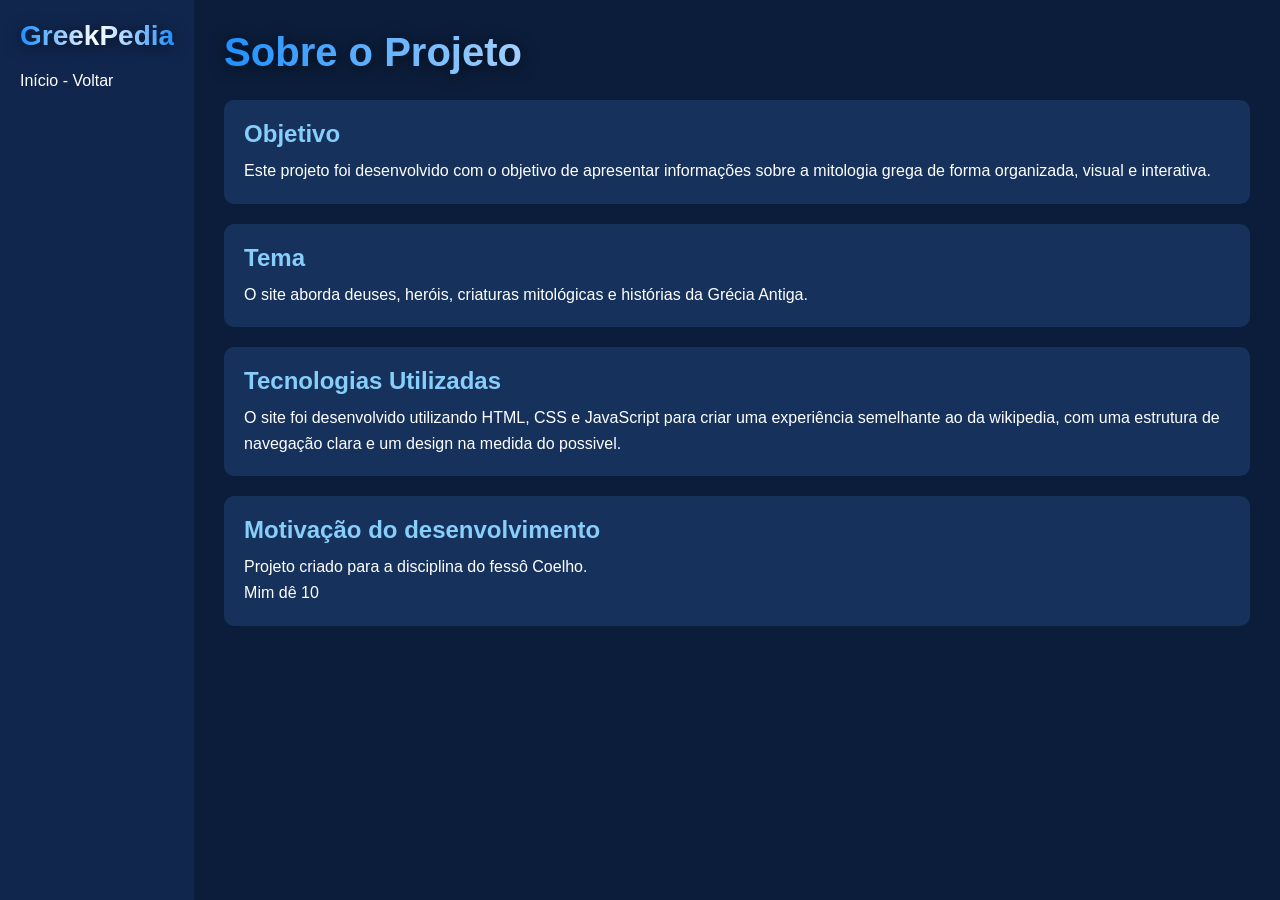
<file: sobre.html>
<!DOCTYPE html>
<html lang="pt-br">
<head>
    <meta charset="UTF-8">
    <meta name="viewport" content="width=device-width, initial-scale=1.0">
    <title>Sobre o Projeto</title>
    <link rel="stylesheet" href="sobre.css">
</head>
<body>
    <aside class="sidebar">
        <h2>GreekPedia</h2>
        <nav>
            <ul>
                <li><a href="index.html">Início - Voltar</a></li>
            </ul>
        </nav>
    </aside>
    <main class="conteudo">
        <h1>Sobre o Projeto</h1>
        <section class="card">
            <h2>Objetivo</h2>
            <p>
                Este projeto foi desenvolvido com o objetivo de apresentar
                informações sobre a mitologia grega de forma organizada,
                visual e interativa.
            </p>
        </section>
        <section class="card">
            <h2>Tema</h2>
            <p>
                O site aborda deuses, heróis, criaturas mitológicas
                e histórias da Grécia Antiga. 
            </p>
        </section>
        <section class="card">
            <h2>Tecnologias Utilizadas</h2>
            <p>
             O site foi desenvolvido utilizando HTML, CSS e JavaScript para criar uma experiência semelhante ao
              da wikipedia, com uma estrutura de navegação clara e um design na medida do possivel.
            </p>
        </section>
        <section class="card">
            <h2>Motivação do desenvolvimento</h2>
            <p>
                Projeto criado para a disciplina do fessô Coelho. <br> Mim dê 10
            </p>
        </section>
    </main>
</body>
</html>
</file>
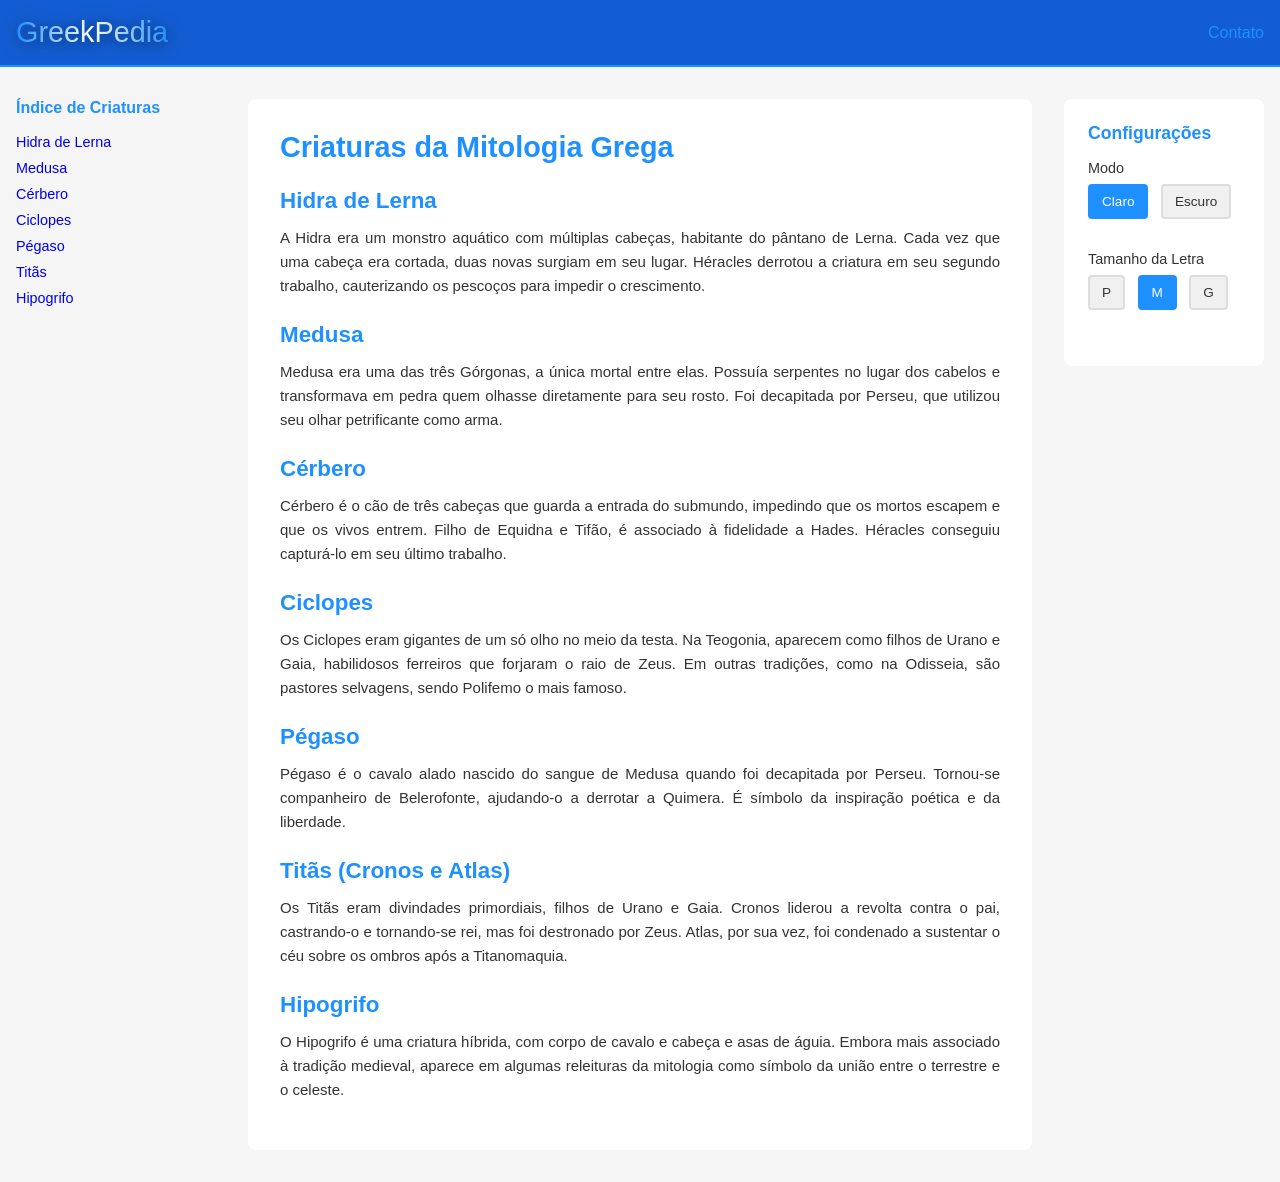
<file: Criaturas/criaturas.html>
<!DOCTYPE html>
<html lang="pt-BR">
<head>
    <meta charset="UTF-8">
    <meta name="viewport" content="width=device-width, initial-scale=1.0">
    <title>Criaturas - GreekPedia</title>
    <link rel="stylesheet" href="criaturas.css">
</head>
<body>
    <header class="header">
        <div class="header-container">
            <a href="../index.html" class="site-name-link">
                <div class="site-name">GreekPedia</div>
            </a>
            <a href="../sobre.html" class="contact-link">Contato</a>
         </div>
    </header>

    <!-- Main Container -->
    <div class="main-container">
        <!-- Left Sidebar Navigation (Table of Contents) -->
        <aside class="left-sidebar">
            <nav class="navigation">
                <h3>Índice de Criaturas</h3>
                <ul>
                    <li><a href="#hidra">Hidra de Lerna</a></li>
                    <li><a href="#medusa">Medusa</a></li>
                    <li><a href="#cerbero">Cérbero</a></li>
                    <li><a href="#ciclopes">Ciclopes</a></li>
                    <li><a href="#pegaso">Pégaso</a></li>
                    <li><a href="#titans">Titãs</a></li>
                    <li><a href="#hipogrifo">Hipogrifo</a></li>
                </ul>
            </nav>
        </aside>

        <!-- Center Content -->
        <main class="center-content">
            <article class="lore-text">
                <h1>Criaturas da Mitologia Grega</h1>

                <section id="hidra">
                    <h2>Hidra de Lerna</h2>
                    <p>A Hidra era um monstro aquático com múltiplas cabeças, habitante do pântano de Lerna. Cada vez que uma cabeça era cortada, duas novas surgiam em seu lugar. Héracles derrotou a criatura em seu segundo trabalho, cauterizando os pescoços para impedir o crescimento.</p>
                </section>

                <section id="medusa">
                    <h2>Medusa</h2>
                    <p>Medusa era uma das três Górgonas, a única mortal entre elas. Possuía serpentes no lugar dos cabelos e transformava em pedra quem olhasse diretamente para seu rosto. Foi decapitada por Perseu, que utilizou seu olhar petrificante como arma.</p>
                </section>

                <section id="cerbero">
                    <h2>Cérbero</h2>
                    <p>Cérbero é o cão de três cabeças que guarda a entrada do submundo, impedindo que os mortos escapem e que os vivos entrem. Filho de Equidna e Tifão, é associado à fidelidade a Hades. Héracles conseguiu capturá-lo em seu último trabalho.</p>
                </section>

                <section id="ciclopes">
                    <h2>Ciclopes</h2>
                    <p>Os Ciclopes eram gigantes de um só olho no meio da testa. Na Teogonia, aparecem como filhos de Urano e Gaia, habilidosos ferreiros que forjaram o raio de Zeus. Em outras tradições, como na Odisseia, são pastores selvagens, sendo Polifemo o mais famoso.</p>
                </section>

                <section id="pegaso">
                    <h2>Pégaso</h2>
                    <p>Pégaso é o cavalo alado nascido do sangue de Medusa quando foi decapitada por Perseu. Tornou-se companheiro de Belerofonte, ajudando-o a derrotar a Quimera. É símbolo da inspiração poética e da liberdade.</p>
                </section>

                <section id="titans">
                    <h2>Titãs (Cronos e Atlas)</h2>
                    <p>Os Titãs eram divindades primordiais, filhos de Urano e Gaia. Cronos liderou a revolta contra o pai, castrando-o e tornando-se rei, mas foi destronado por Zeus. Atlas, por sua vez, foi condenado a sustentar o céu sobre os ombros após a Titanomaquia.</p>
                </section>

                <section id="hipogrifo">
                    <h2>Hipogrifo</h2>
                    <p>O Hipogrifo é uma criatura híbrida, com corpo de cavalo e cabeça e asas de águia. Embora mais associado à tradição medieval, aparece em algumas releituras da mitologia como símbolo da união entre o terrestre e o celeste.</p>
                </section>
            </article>
        </main>

        <!-- Right Sidebar Settings -->
        <aside class="right-sidebar">
            <div class="settings">
                <h3>Configurações</h3>

                <div class="setting-group">
                    <label>Modo</label>
                    <button id="light-mode-btn" class="mode-btn active">Claro</button>
                    <button id="dark-mode-btn" class="mode-btn">Escuro</button>
                </div>

                <div class="setting-group">
                    <label>Tamanho da Letra</label>
                    <button id="small-font-btn" class="font-btn">P</button>
                    <button id="medium-font-btn" class="font-btn active">M</button>
                    <button id="large-font-btn" class="font-btn">G</button>
                </div>
            </div>
        </aside>
    </div>

    <script src="criaturas.js"></script>
</body>
</html>
</file>
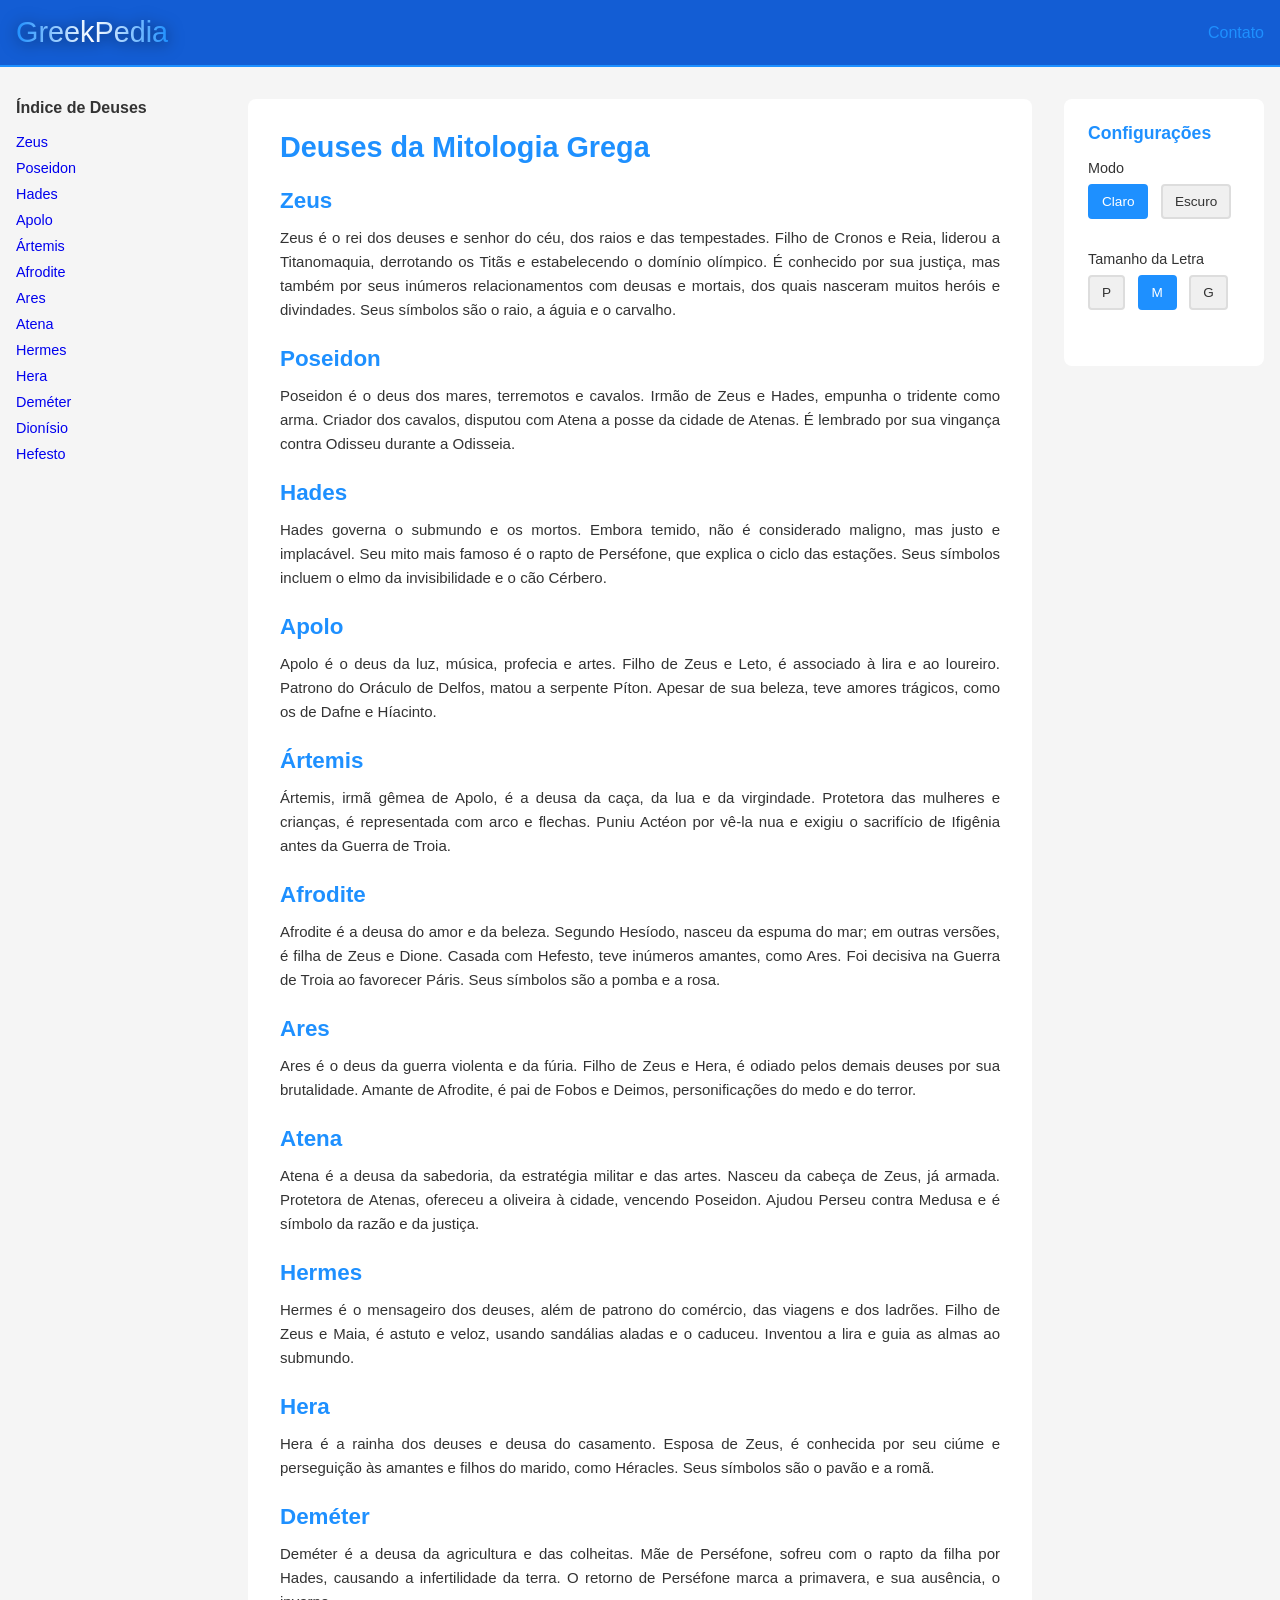
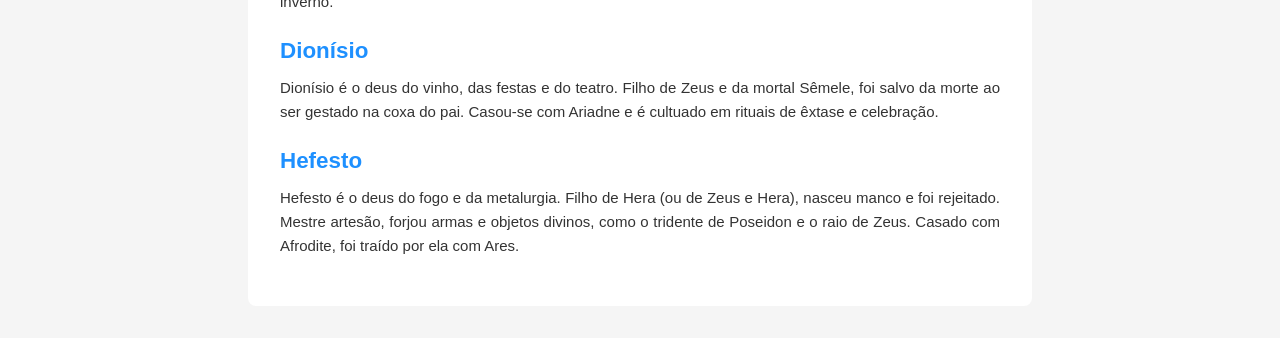
<file: Deuses/deuses.html>
<!DOCTYPE html>
<html lang="pt-BR">
<head>
    <meta charset="UTF-8">
    <meta name="viewport" content="width=device-width, initial-scale=1.0">
    <title>Deuses - GreekPedia</title>
    <link rel="stylesheet" href="deuses.css">
</head>
<body>
    <header class="header">
        <div class="header-container">
            <a href="../index.html" class="site-name-link">
                <div class="site-name">GreekPedia</div>
            </a>
            <a href="../sobre.html" class="contact-link">Contato</a>
         </div>
    </header>

    <!-- Main Container -->
    <div class="main-container">
        <!-- Left Sidebar Navigation (Table of Contents) -->
        <aside class="left-sidebar">
            <nav class="navigation">
                <h3>Índice de Deuses</h3>
                <ul>
                    <li><a href="#zeus">Zeus</a></li>
                    <li><a href="#poseidon">Poseidon</a></li>
                    <li><a href="#hades">Hades</a></li>
                    <li><a href="#apolo">Apolo</a></li>
                    <li><a href="#artemis">Ártemis</a></li>
                    <li><a href="#afrodite">Afrodite</a></li>
                    <li><a href="#ares">Ares</a></li>
                    <li><a href="#atena">Atena</a></li>
                    <li><a href="#hermes">Hermes</a></li>
                    <li><a href="#hera">Hera</a></li>
                    <li><a href="#demeter">Deméter</a></li>
                    <li><a href="#dionisio">Dionísio</a></li>
                    <li><a href="#hefesto">Hefesto</a></li>
                </ul>
            </nav>
        </aside>

        <!-- Center Content -->
        <main class="center-content">
            <article class="lore-text">
                <h1>Deuses da Mitologia Grega</h1>

                <section id="zeus">
                    <h2>Zeus</h2>
                    <p>Zeus é o rei dos deuses e senhor do céu, dos raios e das tempestades. Filho de Cronos e Reia, liderou a Titanomaquia, derrotando os Titãs e estabelecendo o domínio olímpico. É conhecido por sua justiça, mas também por seus inúmeros relacionamentos com deusas e mortais, dos quais nasceram muitos heróis e divindades. Seus símbolos são o raio, a águia e o carvalho.</p>
                </section>

                <section id="poseidon">
                    <h2>Poseidon</h2>
                    <p>Poseidon é o deus dos mares, terremotos e cavalos. Irmão de Zeus e Hades, empunha o tridente como arma. Criador dos cavalos, disputou com Atena a posse da cidade de Atenas. É lembrado por sua vingança contra Odisseu durante a Odisseia.</p>
                </section>

                <section id="hades">
                    <h2>Hades</h2>
                    <p>Hades governa o submundo e os mortos. Embora temido, não é considerado maligno, mas justo e implacável. Seu mito mais famoso é o rapto de Perséfone, que explica o ciclo das estações. Seus símbolos incluem o elmo da invisibilidade e o cão Cérbero.</p>
                </section>

                <section id="apolo">
                    <h2>Apolo</h2>
                    <p>Apolo é o deus da luz, música, profecia e artes. Filho de Zeus e Leto, é associado à lira e ao loureiro. Patrono do Oráculo de Delfos, matou a serpente Píton. Apesar de sua beleza, teve amores trágicos, como os de Dafne e Híacinto.</p>
                </section>

                <section id="artemis">
                    <h2>Ártemis</h2>
                    <p>Ártemis, irmã gêmea de Apolo, é a deusa da caça, da lua e da virgindade. Protetora das mulheres e crianças, é representada com arco e flechas. Puniu Actéon por vê-la nua e exigiu o sacrifício de Ifigênia antes da Guerra de Troia.</p>
                </section>

                <section id="afrodite">
                    <h2>Afrodite</h2>
                    <p>Afrodite é a deusa do amor e da beleza. Segundo Hesíodo, nasceu da espuma do mar; em outras versões, é filha de Zeus e Dione. Casada com Hefesto, teve inúmeros amantes, como Ares. Foi decisiva na Guerra de Troia ao favorecer Páris. Seus símbolos são a pomba e a rosa.</p>
                </section>

                <section id="ares">
                    <h2>Ares</h2>
                    <p>Ares é o deus da guerra violenta e da fúria. Filho de Zeus e Hera, é odiado pelos demais deuses por sua brutalidade. Amante de Afrodite, é pai de Fobos e Deimos, personificações do medo e do terror.</p>
                </section>

                <section id="atena">
                    <h2>Atena</h2>
                    <p>Atena é a deusa da sabedoria, da estratégia militar e das artes. Nasceu da cabeça de Zeus, já armada. Protetora de Atenas, ofereceu a oliveira à cidade, vencendo Poseidon. Ajudou Perseu contra Medusa e é símbolo da razão e da justiça.</p>
                </section>

                <section id="hermes">
                    <h2>Hermes</h2>
                    <p>Hermes é o mensageiro dos deuses, além de patrono do comércio, das viagens e dos ladrões. Filho de Zeus e Maia, é astuto e veloz, usando sandálias aladas e o caduceu. Inventou a lira e guia as almas ao submundo.</p>
                </section>

                <section id="hera">
                    <h2>Hera</h2>
                    <p>Hera é a rainha dos deuses e deusa do casamento. Esposa de Zeus, é conhecida por seu ciúme e perseguição às amantes e filhos do marido, como Héracles. Seus símbolos são o pavão e a romã.</p>
                </section>

                <section id="demeter">
                    <h2>Deméter</h2>
                    <p>Deméter é a deusa da agricultura e das colheitas. Mãe de Perséfone, sofreu com o rapto da filha por Hades, causando a infertilidade da terra. O retorno de Perséfone marca a primavera, e sua ausência, o inverno.</p>
                </section>

                <section id="dionisio">
                    <h2>Dionísio</h2>
                    <p>Dionísio é o deus do vinho, das festas e do teatro. Filho de Zeus e da mortal Sêmele, foi salvo da morte ao ser gestado na coxa do pai. Casou-se com Ariadne e é cultuado em rituais de êxtase e celebração.</p>
                </section>

                <section id="hefesto">
                    <h2>Hefesto</h2>
                    <p>Hefesto é o deus do fogo e da metalurgia. Filho de Hera (ou de Zeus e Hera), nasceu manco e foi rejeitado. Mestre artesão, forjou armas e objetos divinos, como o tridente de Poseidon e o raio de Zeus. Casado com Afrodite, foi traído por ela com Ares.</p>
                </section>
            </article>
        </main>

        <!-- Right Sidebar Settings -->
        <aside class="right-sidebar">
            <div class="settings">
                <h3>Configurações</h3>

                <div class="setting-group">
                    <label>Modo</label>
                    <button id="light-mode-btn" class="mode-btn active">Claro</button>
                    <button id="dark-mode-btn" class="mode-btn">Escuro</button>
                </div>

                <div class="setting-group">
                    <label>Tamanho da Letra</label>
                    <button id="small-font-btn" class="font-btn">P</button>
                    <button id="medium-font-btn" class="font-btn active">M</button>
                    <button id="large-font-btn" class="font-btn">G</button>
                </div>
            </div>
        </aside>
    </div>

    <script src="deuses.js"></script>
</body>
</html>
</file>
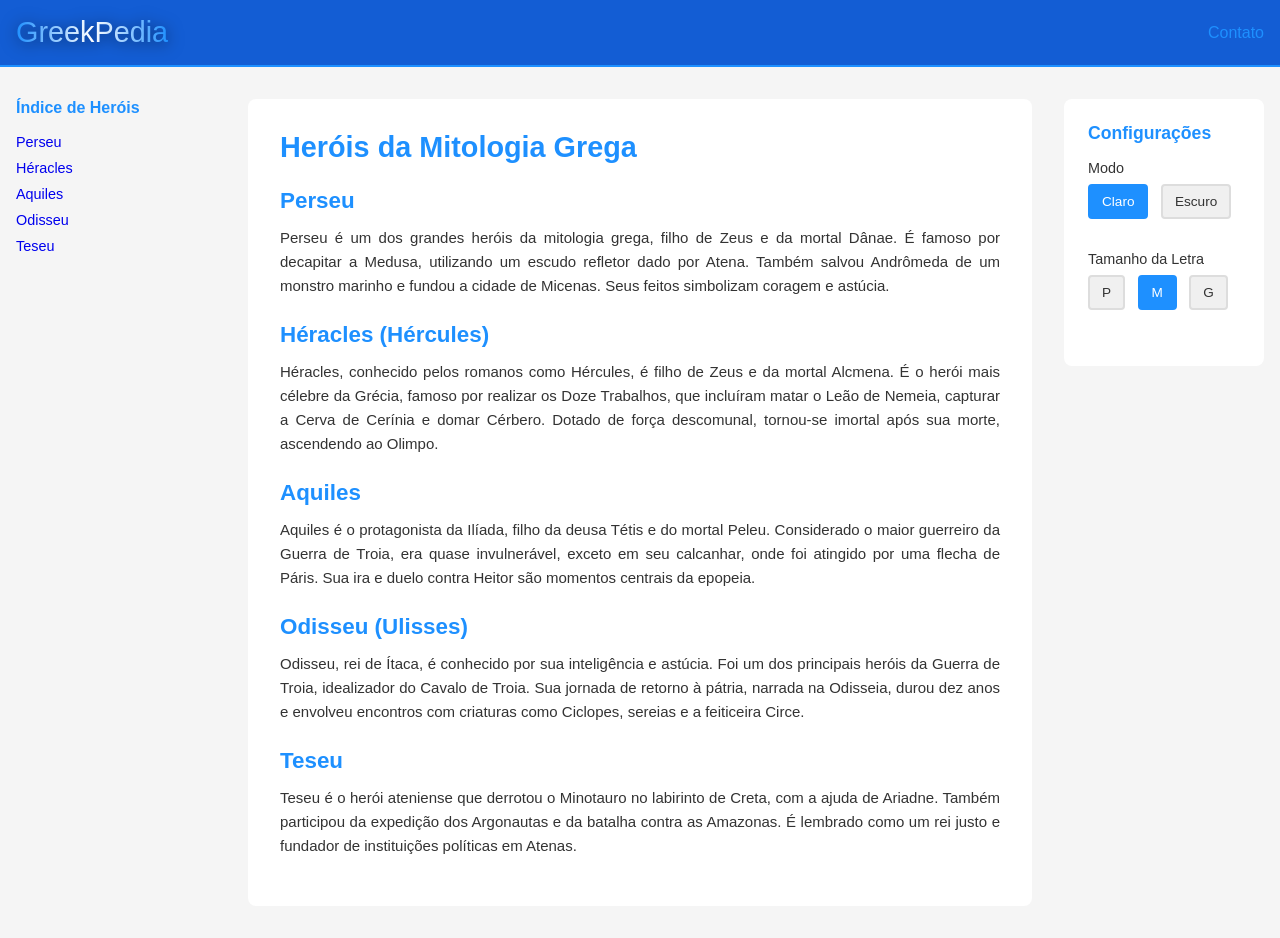
<file: Heroi/herois.html>
<!DOCTYPE html>
<html lang="pt-BR">
<head>
    <meta charset="UTF-8">
    <meta name="viewport" content="width=device-width, initial-scale=1.0">
    <title>Heróis - GreekPedia</title>
    <link rel="stylesheet" href="herois.css">
</head>
<body>
    <header class="header">
        <div class="header-container">
            <a href="../index.html" class="site-name-link">
                <div class="site-name">GreekPedia</div>
            </a>
            <a href="../sobre.html" class="contact-link">Contato</a>
         </div>
    </header>

    <!-- Main Container -->
    <div class="main-container">
        <!-- Left Sidebar Navigation (Table of Contents) -->
        <aside class="left-sidebar">
            <nav class="navigation">
                <h3>Índice de Heróis</h3>
                <ul>
                    <li><a href="#perseu">Perseu</a></li>
                    <li><a href="#heracles">Héracles</a></li>
                    <li><a href="#aquiles">Aquiles</a></li>
                    <li><a href="#odisseu">Odisseu</a></li>
                    <li><a href="#teseu">Teseu</a></li>
                </ul>
            </nav>
        </aside>

        <!-- Center Content -->
        <main class="center-content">
            <article class="lore-text">
                <h1>Heróis da Mitologia Grega</h1>

                <section id="perseu">
                    <h2>Perseu</h2>
                    <p>Perseu é um dos grandes heróis da mitologia grega, filho de Zeus e da mortal Dânae. É famoso por decapitar a Medusa, utilizando um escudo refletor dado por Atena. Também salvou Andrômeda de um monstro marinho e fundou a cidade de Micenas. Seus feitos simbolizam coragem e astúcia.</p>
                </section>

                <section id="heracles">
                    <h2>Héracles (Hércules)</h2>
                    <p>Héracles, conhecido pelos romanos como Hércules, é filho de Zeus e da mortal Alcmena. É o herói mais célebre da Grécia, famoso por realizar os Doze Trabalhos, que incluíram matar o Leão de Nemeia, capturar a Cerva de Cerínia e domar Cérbero. Dotado de força descomunal, tornou-se imortal após sua morte, ascendendo ao Olimpo.</p>
                </section>

                <section id="aquiles">
                    <h2>Aquiles</h2>
                    <p>Aquiles é o protagonista da Ilíada, filho da deusa Tétis e do mortal Peleu. Considerado o maior guerreiro da Guerra de Troia, era quase invulnerável, exceto em seu calcanhar, onde foi atingido por uma flecha de Páris. Sua ira e duelo contra Heitor são momentos centrais da epopeia.</p>
                </section>

                <section id="odisseu">
                    <h2>Odisseu (Ulisses)</h2>
                    <p>Odisseu, rei de Ítaca, é conhecido por sua inteligência e astúcia. Foi um dos principais heróis da Guerra de Troia, idealizador do Cavalo de Troia. Sua jornada de retorno à pátria, narrada na Odisseia, durou dez anos e envolveu encontros com criaturas como Ciclopes, sereias e a feiticeira Circe.</p>
                </section>

                <section id="teseu">
                    <h2>Teseu</h2>
                    <p>Teseu é o herói ateniense que derrotou o Minotauro no labirinto de Creta, com a ajuda de Ariadne. Também participou da expedição dos Argonautas e da batalha contra as Amazonas. É lembrado como um rei justo e fundador de instituições políticas em Atenas.</p>
                </section>
            </article>
        </main>

        <!-- Right Sidebar Settings -->
        <aside class="right-sidebar">
            <div class="settings">
                <h3>Configurações</h3>

                <div class="setting-group">
                    <label>Modo</label>
                    <button id="light-mode-btn" class="mode-btn active">Claro</button>
                    <button id="dark-mode-btn" class="mode-btn">Escuro</button>
                </div>

                <div class="setting-group">
                    <label>Tamanho da Letra</label>
                    <button id="small-font-btn" class="font-btn">P</button>
                    <button id="medium-font-btn" class="font-btn active">M</button>
                    <button id="large-font-btn" class="font-btn">G</button>
                </div>
            </div>
        </aside>
    </div>

    <script src="herois.js"></script>
</body>
</html>
</file>
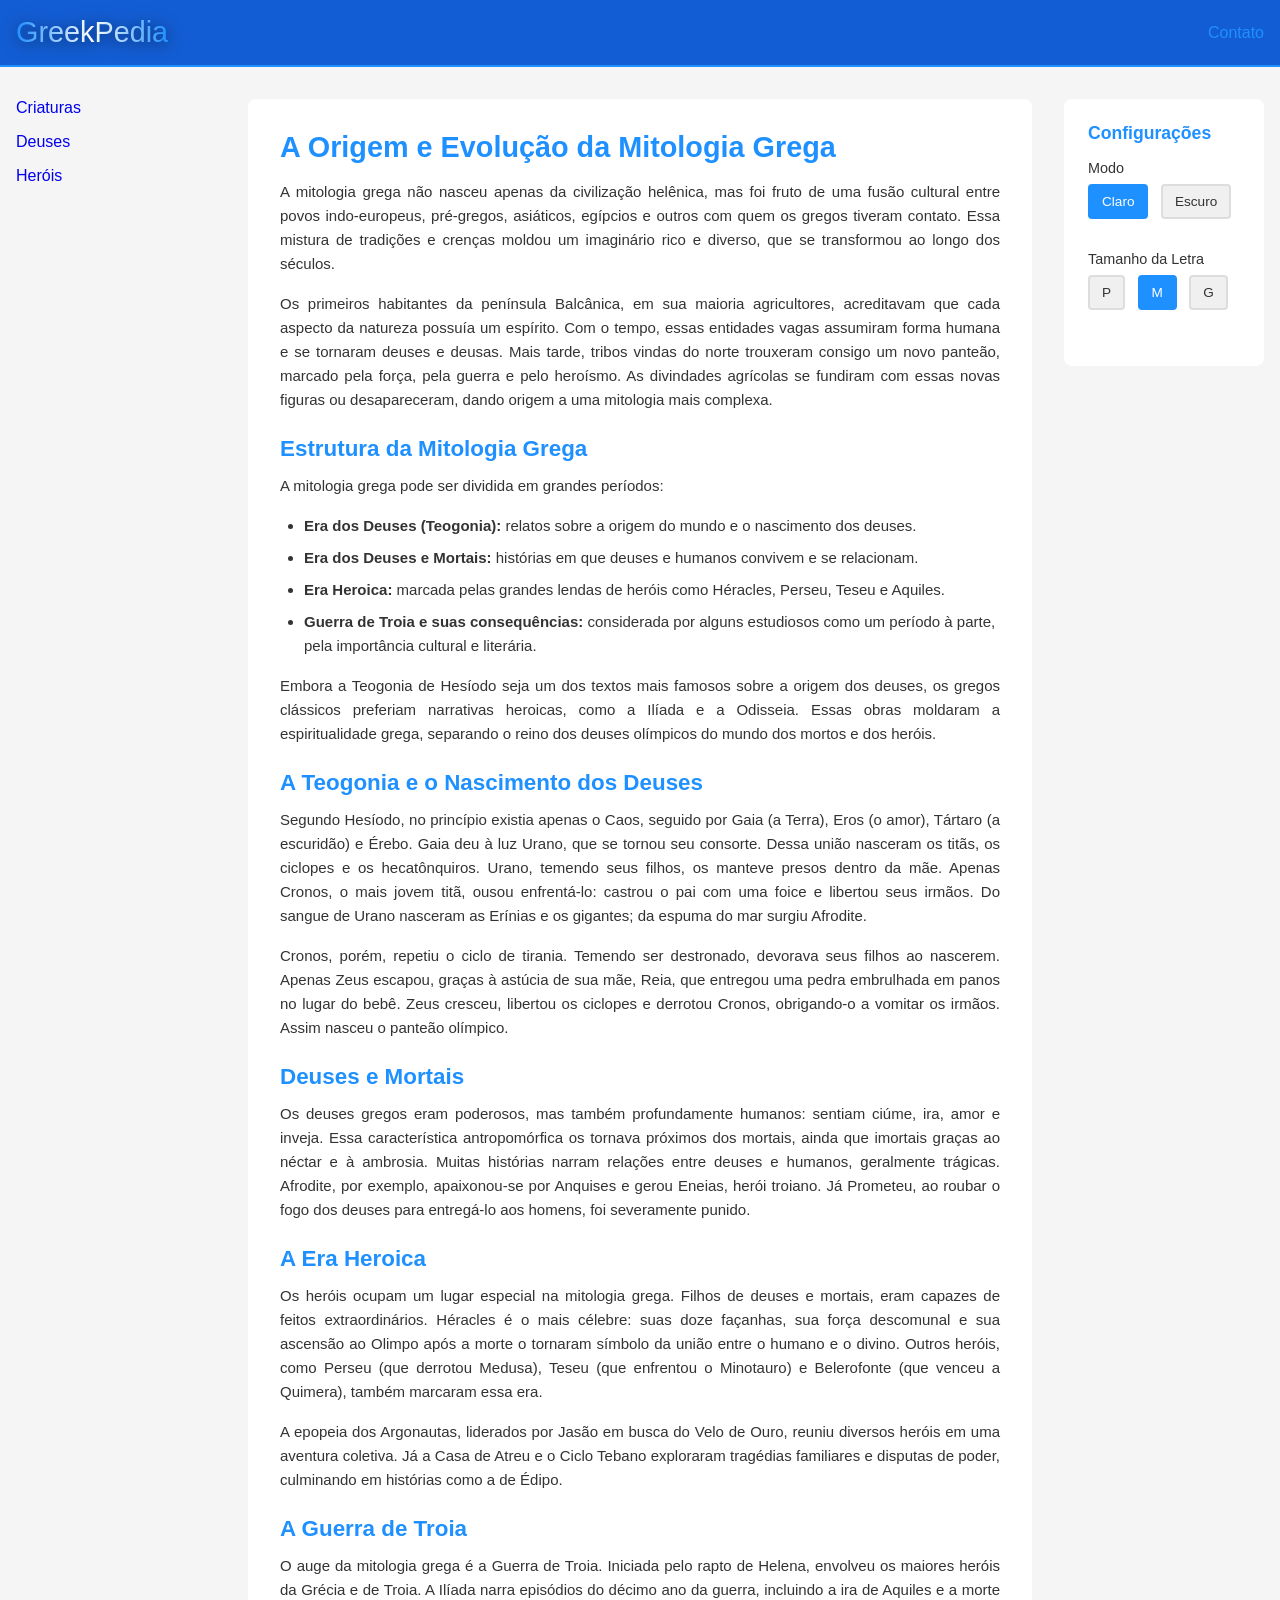
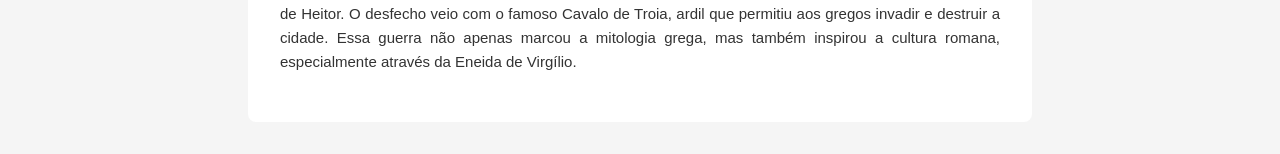
<file: Lore/lore.html>
<!DOCTYPE html>
<html lang="pt-BR">
<head>
    <meta charset="UTF-8">
    <meta name="viewport" content="width=device-width, initial-scale=1.0">
    <title>Lore - GreekPedia</title>
    <link rel="stylesheet" href="lore.css">
</head>
<body>
    <header class="header">
        <div class="header-container">
            <a href="../index.html" class="site-name-link">
                <div class="site-name">GreekPedia</div>
            </a>
            <a href="../sobre.html" class="contact-link">Contato</a>
         </div>
    </header>

    <!-- Main Container -->
    <div class="main-container">
        <!-- Left Sidebar Navigation -->
        <aside class="left-sidebar">
            <nav class="navigation">
                <ul>
                    <li><a href="../Criaturas/criaturas.html">Criaturas</a></li>
                    <li><a href="../Deuses/deuses.html">Deuses</a></li>
                    <li><a href="../Heroi/herois.html">Heróis</a></li>
                </ul>
            </nav>
        </aside>

        <!-- Center Content -->
        <main class="center-content">
            <article class="lore-text">
                <h1>A Origem e Evolução da Mitologia Grega</h1>
                <p>A mitologia grega não nasceu apenas da civilização helênica, mas foi fruto de uma fusão cultural entre povos indo-europeus, pré-gregos, asiáticos, egípcios e outros com quem os gregos tiveram contato. Essa mistura de tradições e crenças moldou um imaginário rico e diverso, que se transformou ao longo dos séculos.</p>
                <p>Os primeiros habitantes da península Balcânica, em sua maioria agricultores, acreditavam que cada aspecto da natureza possuía um espírito. Com o tempo, essas entidades vagas assumiram forma humana e se tornaram deuses e deusas. Mais tarde, tribos vindas do norte trouxeram consigo um novo panteão, marcado pela força, pela guerra e pelo heroísmo. As divindades agrícolas se fundiram com essas novas figuras ou desapareceram, dando origem a uma mitologia mais complexa.</p>

                <h2>Estrutura da Mitologia Grega</h2>
                <p>A mitologia grega pode ser dividida em grandes períodos:</p>
                <ul class="periods-list">
                    <li><strong>Era dos Deuses (Teogonia):</strong> relatos sobre a origem do mundo e o nascimento dos deuses.</li>
                    <li><strong>Era dos Deuses e Mortais:</strong> histórias em que deuses e humanos convivem e se relacionam.</li>
                    <li><strong>Era Heroica:</strong> marcada pelas grandes lendas de heróis como Héracles, Perseu, Teseu e Aquiles.</li>
                    <li><strong>Guerra de Troia e suas consequências:</strong> considerada por alguns estudiosos como um período à parte, pela importância cultural e literária.</li>
                </ul>
                <p>Embora a Teogonia de Hesíodo seja um dos textos mais famosos sobre a origem dos deuses, os gregos clássicos preferiam narrativas heroicas, como a Ilíada e a Odisseia. Essas obras moldaram a espiritualidade grega, separando o reino dos deuses olímpicos do mundo dos mortos e dos heróis.</p>

                <h2>A Teogonia e o Nascimento dos Deuses</h2>
                <p>Segundo Hesíodo, no princípio existia apenas o Caos, seguido por Gaia (a Terra), Eros (o amor), Tártaro (a escuridão) e Érebo. Gaia deu à luz Urano, que se tornou seu consorte. Dessa união nasceram os titãs, os ciclopes e os hecatônquiros. Urano, temendo seus filhos, os manteve presos dentro da mãe. Apenas Cronos, o mais jovem titã, ousou enfrentá-lo: castrou o pai com uma foice e libertou seus irmãos. Do sangue de Urano nasceram as Erínias e os gigantes; da espuma do mar surgiu Afrodite.</p>
                <p>Cronos, porém, repetiu o ciclo de tirania. Temendo ser destronado, devorava seus filhos ao nascerem. Apenas Zeus escapou, graças à astúcia de sua mãe, Reia, que entregou uma pedra embrulhada em panos no lugar do bebê. Zeus cresceu, libertou os ciclopes e derrotou Cronos, obrigando-o a vomitar os irmãos. Assim nasceu o panteão olímpico.</p>

                <h2>Deuses e Mortais</h2>
                <p>Os deuses gregos eram poderosos, mas também profundamente humanos: sentiam ciúme, ira, amor e inveja. Essa característica antropomórfica os tornava próximos dos mortais, ainda que imortais graças ao néctar e à ambrosia. Muitas histórias narram relações entre deuses e humanos, geralmente trágicas. Afrodite, por exemplo, apaixonou-se por Anquises e gerou Eneias, herói troiano. Já Prometeu, ao roubar o fogo dos deuses para entregá-lo aos homens, foi severamente punido.</p>

                <h2>A Era Heroica</h2>
                <p>Os heróis ocupam um lugar especial na mitologia grega. Filhos de deuses e mortais, eram capazes de feitos extraordinários. Héracles é o mais célebre: suas doze façanhas, sua força descomunal e sua ascensão ao Olimpo após a morte o tornaram símbolo da união entre o humano e o divino. Outros heróis, como Perseu (que derrotou Medusa), Teseu (que enfrentou o Minotauro) e Belerofonte (que venceu a Quimera), também marcaram essa era.</p>
                <p>A epopeia dos Argonautas, liderados por Jasão em busca do Velo de Ouro, reuniu diversos heróis em uma aventura coletiva. Já a Casa de Atreu e o Ciclo Tebano exploraram tragédias familiares e disputas de poder, culminando em histórias como a de Édipo.</p>

                <h2>A Guerra de Troia</h2>
                <p>O auge da mitologia grega é a Guerra de Troia. Iniciada pelo rapto de Helena, envolveu os maiores heróis da Grécia e de Troia. A Ilíada narra episódios do décimo ano da guerra, incluindo a ira de Aquiles e a morte de Heitor. O desfecho veio com o famoso Cavalo de Troia, ardil que permitiu aos gregos invadir e destruir a cidade. Essa guerra não apenas marcou a mitologia grega, mas também inspirou a cultura romana, especialmente através da Eneida de Virgílio.</p>
            </article>
        </main>

        <!-- Right Sidebar Settings -->
        <aside class="right-sidebar">
            <div class="settings">
                <h3>Configurações</h3>

                <div class="setting-group">
                    <label>Modo</label>
                    <button id="light-mode-btn" class="mode-btn active">Claro</button>
                    <button id="dark-mode-btn" class="mode-btn">Escuro</button>
                </div>

                <div class="setting-group">
                    <label>Tamanho da Letra</label>
                    <button id="small-font-btn" class="font-btn">P</button>
                    <button id="medium-font-btn" class="font-btn active">M</button>
                    <button id="large-font-btn" class="font-btn">G</button>
                </div>
            </div>
        </aside>
    </div>

    <script src="lore.js"></script>
</body>
</html>
</file>
<file: sobre.css>
*{
    margin: 0;
    padding: 0;
    box-sizing: border-box;
}

body{
    font-family: Arial, sans-serif;
    background-color: #0b1d3a;
    color: white;
    display: flex;
}

/* Sidebar */

.sidebar{
    width: 220px;
    height: 100vh;
    background-color: #10264d;
    padding: 20px;
}

.sidebar h2{
    margin-bottom: 20px;
    font-size: 28px;

    background: linear-gradient(90deg, #1e90ff 0%, #ffffff 50%, #1e90ff 100%);
    -webkit-background-clip: text;
    -webkit-text-fill-color: transparent;
    background-clip: text;

    filter: drop-shadow(0 2px 8px rgba(0, 0, 0, 0.6));
}

.sidebar ul{
    list-style: none;
}

.sidebar li{
    margin-top: 15px;
}

.sidebar a{
    text-decoration: none;
    color: white;
    transition: 0.3s;
}

.sidebar a:hover{
    color: #87cefa;
}

/* Conteúdo */

.conteudo{
    padding: 30px;
    width: 100%;
}

.conteudo h1{
    margin-bottom: 25px;
    font-size: 40px;

    background: linear-gradient(90deg, #1e90ff 0%, #ffffff 50%, #1e90ff 100%);
    -webkit-background-clip: text;
    -webkit-text-fill-color: transparent;
    background-clip: text;

    filter: drop-shadow(0 2px 8px rgba(0, 0, 0, 0.6));
}

/* Cards */

.card{
    background-color: #16325c;
    padding: 20px;
    margin-bottom: 20px;
    border-radius: 10px;
}

.card h2{
    margin-bottom: 10px;
    color: #87cefa;
}

.card p{
    line-height: 1.6;
}
</file>
<file: Criaturas/criaturas.css>
* {
    margin: 0;
    padding: 0;
    box-sizing: border-box;
}

body {
    font-family: Arial, sans-serif;
    background-color: #f5f5f5;
    color: #333;
    transition: background-color 0.3s, color 0.3s;
}

body.dark-mode {
    background-color: #1a1a1a;
    color: #e0e0e0;
}

/* Header */
.header {
    background-color:#135dd4;
    border-bottom: 2px solid #1e90ff;
    padding: 1rem;
    position: sticky;
    top: 0;
    z-index: 100;
}

.header-container {
    max-width: 1400px;
    margin: 0 auto;
    display: flex;
    justify-content: space-between;
    align-items: center;
}

.site-name {
    font-size: 1.8rem;
    background: linear-gradient(90deg, #1e90ff 0%, #ffffff 50%, #1e90ff 100%);
    -webkit-background-clip: text;
    -webkit-text-fill-color: transparent;
    background-clip: text;
    filter: drop-shadow(0 2px 8px rgba(0, 0, 0, 0.6));
}

.site-name-link {
    text-decoration: none;
}

.site-name-link:hover .site-name {
    opacity: 0.8;
}

.contact-link {
    color: #1e90ff;
    text-decoration: none;
    font-weight: 500;
    transition: color 0.3s;
}

.contact-link:hover {
    color: #135dd4;
}

/* conteudo principal */
.main-container {
    max-width: 1400px;
    margin: 2rem auto;
    display: grid;
    grid-template-columns: 200px 1fr 200px;
    gap: 2rem;
    padding: 0 1rem;
}

/* barra lateral esquerda */
.left-sidebar {
    position: sticky;
    top: 5rem;
    height: fit-content;
}

.navigation h3 {
    font-size: 1rem;
    margin-bottom: 1rem;
    color: #1e90ff;
}

body.dark-mode .navigation h3 {
    color: #4fa3ff;
}

.navigation ul {
    list-style: none;
}

.navigation li {
    margin-bottom: 0.5rem;
}

.navigation a {
    text-decoration: none;
    font-size: 0.9rem;
}

.navigation a:hover {
    text-decoration: underline;
}

/* conteudo central */
.center-content {
    background-color: #fff;
    padding: 2rem;
    border-radius: 8px;
    transition: background-color 0.3s, color 0.3s;
}

body.dark-mode .center-content {
    background-color: #2a2a2a;
    color: #e0e0e0;
}

.lore-text h1 {
    font-size: 1.8rem;
    margin-bottom: 1.5rem;
    color: #1e90ff;
}

body.dark-mode .lore-text h1 {
    color: #4fa3ff;
}

.lore-text h2 {
    font-size: 1.4rem;
    margin-top: 1.5rem;
    margin-bottom: 0.75rem;
    color: #1e90ff;
    scroll-margin-top: 5rem;
}

body.dark-mode .lore-text h2 {
    color: #4fa3ff;
}

.lore-text p {
    font-size: 15px;
    line-height: 1.6;
    margin-bottom: 1rem;
    text-align: justify;
}

/* config da direita */
.right-sidebar {
    position: sticky;
    top: 5rem;
    height: fit-content;
}

.settings {
    background-color: #fff;
    padding: 1.5rem;
    border-radius: 8px;
    transition: background-color 0.3s, color 0.3s;
}

body.dark-mode .settings {
    background-color: #333;
    color: #e0e0e0;
}

.settings h3 {
    font-size: 1.1rem;
    margin-bottom: 1rem;
    color: #1e90ff;
}

body.dark-mode .settings h3 {
    color: #4fa3ff;
}

.setting-group {
    margin-bottom: 1.5rem;
}

.setting-group label {
    display: block;
    margin-bottom: 0.5rem;
    font-weight: 500;
    font-size: 0.9rem;
}

.mode-btn,
.font-btn {
    display: inline-block;
    margin-right: 0.5rem;
    margin-bottom: 0.5rem;
    padding: 0.5rem 0.75rem;
    border: 2px solid #ddd;
    background-color: #f0f0f0;
    color: #333;
    border-radius: 4px;
    cursor: pointer;
    transition: all 0.3s;
    font-size: 0.85rem;
    font-weight: 500;
}

body.dark-mode .mode-btn,
body.dark-mode .font-btn {
    background-color: #444;
    color: #e0e0e0;
    border-color: #555;
}

.mode-btn:hover,
.font-btn:hover {
    border-color: #1e90ff;
    color: #1e90ff;
}

body.dark-mode .mode-btn:hover,
body.dark-mode .font-btn:hover {
    border-color: #4fa3ff;
    color: #4fa3ff;
}

.mode-btn.active,
.font-btn.active {
    background-color: #1e90ff;
    color: #fff;
    border-color: #1e90ff;
}

body.dark-mode .mode-btn.active,
body.dark-mode .font-btn.active {
    background-color: #4fa3ff;
    color: #1a1a1a;
}

/* Font size classes */
body.font-small .lore-text p {
    font-size: 11px;
}

body.font-medium .lore-text p {
    font-size: 15px;
}

body.font-large .lore-text p {
    font-size: 20px;
}

/* Responsividade */
@media (max-width: 1024px) {
    .main-container {
        grid-template-columns: 1fr;
        gap: 1rem;
    }

    .left-sidebar,
    .right-sidebar {
        position: relative;
        top: 0;
    }

    .left-sidebar {
        display: none;
    }
}

@media (max-width: 768px) {
    .header-container {
        flex-direction: column;
        gap: 0.5rem;
    }

    .site-name {
        font-size: 1.4rem;
    }

    .main-container {
        margin: 1rem auto;
    }

    .center-content {
        padding: 1rem;
    }
}
</file>
<file: Deuses/deuses.css>
* {
    margin: 0;
    padding: 0;
    box-sizing: border-box;
}

body {
    font-family: Arial, sans-serif;
    background-color: #f5f5f5;
    color: #333;
    transition: background-color 0.3s, color 0.3s;
}

body.dark-mode {
    background-color: #1a1a1a;
    color: #e0e0e0;
}

/* Header */
.header {
    background-color:#135dd4;
    border-bottom: 2px solid #1e90ff;
    padding: 1rem;
    position: sticky;
    top: 0;
    z-index: 100;
}

.header-container {
    max-width: 1400px;
    margin: 0 auto;
    display: flex;
    justify-content: space-between;
    align-items: center;
}

.site-name {
    font-size: 1.8rem;
    background: linear-gradient(90deg, #1e90ff 0%, #ffffff 50%, #1e90ff 100%);
    -webkit-background-clip: text;
    -webkit-text-fill-color: transparent;
    background-clip: text;
    filter: drop-shadow(0 2px 8px rgba(0, 0, 0, 0.6));
}

.site-name-link {
    text-decoration: none;
}

.site-name-link:hover .site-name {
    opacity: 0.8;
}

.contact-link {
    color: #1e90ff;
    text-decoration: none;
    font-weight: 500;
    transition: color 0.3s;
}

.contact-link:hover {
    color: #135dd4;
}

/* conteudo principal */
.main-container {
    max-width: 1400px;
    margin: 2rem auto;
    display: grid;
    grid-template-columns: 200px 1fr 200px;
    gap: 2rem;
    padding: 0 1rem;
}

/* barra lateral esquerda */
.left-sidebar {
    position: sticky;
    top: 5rem;
    height: fit-content;
}

.navigation h3 {
    font-size: 1rem;
    margin-bottom: 1rem;
}

.navigation ul {
    list-style: none;
}

.navigation li {
    margin-bottom: 0.5rem;
}

.navigation a {
    text-decoration: none;
    font-size: 0.9rem;
}

.navigation a:hover {
    text-decoration: underline;
}

/* conteudo central */
.center-content {
    background-color: #fff;
    padding: 2rem;
    border-radius: 8px;
    transition: background-color 0.3s, color 0.3s;
}

body.dark-mode .center-content {
    background-color: #2a2a2a;
    color: #e0e0e0;
}

.lore-text h1 {
    font-size: 1.8rem;
    margin-bottom: 1.5rem;
    color: #1e90ff;
}

body.dark-mode .lore-text h1 {
    color: #4fa3ff;
}

.lore-text h2 {
    font-size: 1.4rem;
    margin-top: 1.5rem;
    margin-bottom: 0.75rem;
    color: #1e90ff;
    scroll-margin-top: 5rem;
}

body.dark-mode .lore-text h2 {
    color: #4fa3ff;
}

.lore-text p {
    font-size: 15px;
    line-height: 1.6;
    margin-bottom: 1rem;
    text-align: justify;
}

/* config da direita */
.right-sidebar {
    position: sticky;
    top: 5rem;
    height: fit-content;
}

.settings {
    background-color: #fff;
    padding: 1.5rem;
    border-radius: 8px;
    transition: background-color 0.3s, color 0.3s;
}

body.dark-mode .settings {
    background-color: #333;
    color: #e0e0e0;
}

.settings h3 {
    font-size: 1.1rem;
    margin-bottom: 1rem;
    color: #1e90ff;
}

body.dark-mode .settings h3 {
    color: #4fa3ff;
}

.setting-group {
    margin-bottom: 1.5rem;
}

.setting-group label {
    display: block;
    margin-bottom: 0.5rem;
    font-weight: 500;
    font-size: 0.9rem;
}

.mode-btn,
.font-btn {
    display: inline-block;
    margin-right: 0.5rem;
    margin-bottom: 0.5rem;
    padding: 0.5rem 0.75rem;
    border: 2px solid #ddd;
    background-color: #f0f0f0;
    color: #333;
    border-radius: 4px;
    cursor: pointer;
    transition: all 0.3s;
    font-size: 0.85rem;
    font-weight: 500;
}

body.dark-mode .mode-btn,
body.dark-mode .font-btn {
    background-color: #444;
    color: #e0e0e0;
    border-color: #555;
}

.mode-btn:hover,
.font-btn:hover {
    border-color: #1e90ff;
    color: #1e90ff;
}

body.dark-mode .mode-btn:hover,
body.dark-mode .font-btn:hover {
    border-color: #4fa3ff;
    color: #4fa3ff;
}

.mode-btn.active,
.font-btn.active {
    background-color: #1e90ff;
    color: #fff;
    border-color: #1e90ff;
}

body.dark-mode .mode-btn.active,
body.dark-mode .font-btn.active {
    background-color: #4fa3ff;
    color: #1a1a1a;
}

/* Font size classes */
body.font-small .lore-text p {
    font-size: 11px;
}

body.font-medium .lore-text p {
    font-size: 15px;
}

body.font-large .lore-text p {
    font-size: 20px;
}

/* Responsividade */
@media (max-width: 1024px) {
    .main-container {
        grid-template-columns: 1fr;
        gap: 1rem;
    }

    .left-sidebar,
    .right-sidebar {
        position: relative;
        top: 0;
    }

    .left-sidebar {
        display: none;
    }
}

@media (max-width: 768px) {
    .header-container {
        flex-direction: column;
        gap: 0.5rem;
    }

    .site-name {
        font-size: 1.4rem;
    }

    .main-container {
        margin: 1rem auto;
    }

    .center-content {
        padding: 1rem;
    }
}
</file>
<file: Heroi/herois.css>
* {
    margin: 0;
    padding: 0;
    box-sizing: border-box;
}

body {
    font-family: Arial, sans-serif;
    background-color: #f5f5f5;
    color: #333;
    transition: background-color 0.3s, color 0.3s;
}

body.dark-mode {
    background-color: #1a1a1a;
    color: #e0e0e0;
}

/* Header */
.header {
    background-color:#135dd4;
    border-bottom: 2px solid #1e90ff;
    padding: 1rem;
    position: sticky;
    top: 0;
    z-index: 100;
}

.header-container {
    max-width: 1400px;
    margin: 0 auto;
    display: flex;
    justify-content: space-between;
    align-items: center;
}

.site-name {
    font-size: 1.8rem;
    background: linear-gradient(90deg, #1e90ff 0%, #ffffff 50%, #1e90ff 100%);
    -webkit-background-clip: text;
    -webkit-text-fill-color: transparent;
    background-clip: text;
    filter: drop-shadow(0 2px 8px rgba(0, 0, 0, 0.6));
}

.site-name-link {
    text-decoration: none;
}

.site-name-link:hover .site-name {
    opacity: 0.8;
}

.contact-link {
    color: #1e90ff;
    text-decoration: none;
    font-weight: 500;
    transition: color 0.3s;
}

.contact-link:hover {
    color: #135dd4;
}

/* conteudo principal */
.main-container {
    max-width: 1400px;
    margin: 2rem auto;
    display: grid;
    grid-template-columns: 200px 1fr 200px;
    gap: 2rem;
    padding: 0 1rem;
}

/* barra lateral esquerda */
.left-sidebar {
    position: sticky;
    top: 5rem;
    height: fit-content;
}

.navigation h3 {
    font-size: 1rem;
    margin-bottom: 1rem;
    color: #1e90ff;
}

body.dark-mode .navigation h3 {
    color: #4fa3ff;
}

.navigation ul {
    list-style: none;
}

.navigation li {
    margin-bottom: 0.5rem;
}

.navigation a {
    text-decoration: none;
    font-size: 0.9rem;
}

.navigation a:hover {
    text-decoration: underline;
}

/* conteudo central */
.center-content {
    background-color: #fff;
    padding: 2rem;
    border-radius: 8px;
    transition: background-color 0.3s, color 0.3s;
}

body.dark-mode .center-content {
    background-color: #2a2a2a;
    color: #e0e0e0;
}

.lore-text h1 {
    font-size: 1.8rem;
    margin-bottom: 1.5rem;
    color: #1e90ff;
}

body.dark-mode .lore-text h1 {
    color: #4fa3ff;
}

.lore-text h2 {
    font-size: 1.4rem;
    margin-top: 1.5rem;
    margin-bottom: 0.75rem;
    color: #1e90ff;
    scroll-margin-top: 5rem;
}

body.dark-mode .lore-text h2 {
    color: #4fa3ff;
}

.lore-text p {
    font-size: 15px;
    line-height: 1.6;
    margin-bottom: 1rem;
    text-align: justify;
}

/* config da direita */
.right-sidebar {
    position: sticky;
    top: 5rem;
    height: fit-content;
}

.settings {
    background-color: #fff;
    padding: 1.5rem;
    border-radius: 8px;
    transition: background-color 0.3s, color 0.3s;
}

body.dark-mode .settings {
    background-color: #333;
    color: #e0e0e0;
}

.settings h3 {
    font-size: 1.1rem;
    margin-bottom: 1rem;
    color: #1e90ff;
}

body.dark-mode .settings h3 {
    color: #4fa3ff;
}

.setting-group {
    margin-bottom: 1.5rem;
}

.setting-group label {
    display: block;
    margin-bottom: 0.5rem;
    font-weight: 500;
    font-size: 0.9rem;
}

.mode-btn,
.font-btn {
    display: inline-block;
    margin-right: 0.5rem;
    margin-bottom: 0.5rem;
    padding: 0.5rem 0.75rem;
    border: 2px solid #ddd;
    background-color: #f0f0f0;
    color: #333;
    border-radius: 4px;
    cursor: pointer;
    transition: all 0.3s;
    font-size: 0.85rem;
    font-weight: 500;
}

body.dark-mode .mode-btn,
body.dark-mode .font-btn {
    background-color: #444;
    color: #e0e0e0;
    border-color: #555;
}

.mode-btn:hover,
.font-btn:hover {
    border-color: #1e90ff;
    color: #1e90ff;
}

body.dark-mode .mode-btn:hover,
body.dark-mode .font-btn:hover {
    border-color: #4fa3ff;
    color: #4fa3ff;
}

.mode-btn.active,
.font-btn.active {
    background-color: #1e90ff;
    color: #fff;
    border-color: #1e90ff;
}

body.dark-mode .mode-btn.active,
body.dark-mode .font-btn.active {
    background-color: #4fa3ff;
    color: #1a1a1a;
}

/* Font size classes */
body.font-small .lore-text p {
    font-size: 11px;
}

body.font-medium .lore-text p {
    font-size: 15px;
}

body.font-large .lore-text p {
    font-size: 20px;
}

/* Responsividade */
@media (max-width: 1024px) {
    .main-container {
        grid-template-columns: 1fr;
        gap: 1rem;
    }

    .left-sidebar,
    .right-sidebar {
        position: relative;
        top: 0;
    }

    .left-sidebar {
        display: none;
    }
}

@media (max-width: 768px) {
    .header-container {
        flex-direction: column;
        gap: 0.5rem;
    }

    .site-name {
        font-size: 1.4rem;
    }

    .main-container {
        margin: 1rem auto;
    }

    .center-content {
        padding: 1rem;
    }
}
</file>
<file: Lore/lore.css>
* {
    margin: 0;
    padding: 0;
    box-sizing: border-box;
}

body {
    font-family: Arial, sans-serif;
    background-color: #f5f5f5;
    color: #333;
    transition: background-color 0.3s, color 0.3s;
}

body.dark-mode {
    background-color: #1a1a1a;
    color: #e0e0e0;
}

/* Header */
.header {
    background-color:#135dd4; 
    border-bottom: 2px solid #1e90ff;
    padding: 1rem;
    position: sticky;
    top: 0;
    z-index: 100;
}

.header-container {
    max-width: 1400px;
    margin: 0 auto;
    display: flex;
    justify-content: space-between;
    align-items: center;
}

.site-name {
    font-size: 1.8rem;
    background: linear-gradient(90deg, #1e90ff 0%, #ffffff 50%, #1e90ff 100%);
    -webkit-background-clip: text;
    -webkit-text-fill-color: transparent;
    background-clip: text;
    filter: drop-shadow(0 2px 8px rgba(0, 0, 0, 0.6));
}

.site-name-link {
    text-decoration: none;
}

.site-name-link:hover .site-name {
    opacity: 0.8;
}

.contact-link {
    color: #1e90ff;
    text-decoration: none;
    font-weight: 500;
    transition: color 0.3s;
}

.contact-link:hover {
    color: #135dd4;
}

/* conteudo principal */
.main-container {
    max-width: 1400px;
    margin: 2rem auto;
    display: grid;
    grid-template-columns: 200px 1fr 200px;
    gap: 2rem;
    padding: 0 1rem;
}

/* barra lateral esquerda */
.left-sidebar {
    position: sticky;
    top: 5rem;
    height: fit-content;
}

.navigation ul {
    list-style: none;
}

.navigation li {
    margin-bottom: 1rem;
}

.navigation a {
    text-decoration: none;
}

.navigation a:hover {
    text-decoration: underline;
}

/* conteudo central */
.center-content {
    background-color: #fff;
    padding: 2rem;
    border-radius: 8px;
    transition: background-color 0.3s, color 0.3s;
}

body.dark-mode .center-content {
    background-color: #2a2a2a;
    color: #e0e0e0;
}

.lore-text h1 {
    font-size: 1.8rem;
    margin-bottom: 1rem;
    color: #1e90ff;
}

body.dark-mode .lore-text h1 {
    color: #4fa3ff;
}

.lore-text h2 {
    font-size: 1.4rem;
    margin-top: 1.5rem;
    margin-bottom: 0.75rem;
    color: #1e90ff;
}

body.dark-mode .lore-text h2 {
    color: #4fa3ff;
}

.lore-text p {
    font-size: 15px;
    line-height: 1.6;
    margin-bottom: 1rem;
    text-align: justify;
}

.periods-list {
    margin-left: 1.5rem;
    margin-bottom: 1rem;
}

.periods-list li {
    margin-bottom: 0.5rem;
    font-size: 15px;
    line-height: 1.6;
}

/* config da direita */
.right-sidebar {
    position: sticky;
    top: 5rem;
    height: fit-content;
}

.settings {
    background-color: #fff;
    padding: 1.5rem;
    border-radius: 8px;
    transition: background-color 0.3s, color 0.3s;
}

body.dark-mode .settings {
    background-color: #333;
    color: #e0e0e0;
}

.settings h3 {
    font-size: 1.1rem;
    margin-bottom: 1rem;
    color: #1e90ff;
}

body.dark-mode .settings h3 {
    color: #4fa3ff;
}

.setting-group {
    margin-bottom: 1.5rem;
}

.setting-group label {
    display: block;
    margin-bottom: 0.5rem;
    font-weight: 500;
    font-size: 0.9rem;
}

.mode-btn,
.font-btn {
    display: inline-block;
    margin-right: 0.5rem;
    margin-bottom: 0.5rem;
    padding: 0.5rem 0.75rem;
    border: 2px solid #ddd;
    background-color: #f0f0f0;
    color: #333;
    border-radius: 4px;
    cursor: pointer;
    transition: all 0.3s;
    font-size: 0.85rem;
    font-weight: 500;
}

body.dark-mode .mode-btn,
body.dark-mode .font-btn {
    background-color: #444;
    color: #e0e0e0;
    border-color: #555;
}

.mode-btn:hover,
.font-btn:hover {
    border-color: #1e90ff;
    color: #1e90ff;
}

body.dark-mode .mode-btn:hover,
body.dark-mode .font-btn:hover {
    border-color: #4fa3ff;
    color: #4fa3ff;
}

.mode-btn.active,
.font-btn.active {
    background-color: #1e90ff;
    color: #fff;
    border-color: #1e90ff;
}

body.dark-mode .mode-btn.active,
body.dark-mode .font-btn.active {
    background-color: #4fa3ff;
    color: #1a1a1a;
}

/* Font size classes */
body.font-small .lore-text p,
body.font-small .periods-list li {
    font-size: 11px;
}

body.font-medium .lore-text p,
body.font-medium .periods-list li {
    font-size: 15px;
}

body.font-large .lore-text p,
body.font-large .periods-list li {
    font-size: 20px;
}

/* Responsividade */
@media (max-width: 1024px) {
    .main-container {
        grid-template-columns: 1fr;
        gap: 1rem;
    }

    .left-sidebar,
    .right-sidebar {
        position: relative;
        top: 0;
    }

    .left-sidebar {
        display: none;
    }
}

@media (max-width: 768px) {
    .header-container {
        flex-direction: column;
        gap: 0.5rem;
    }

    .site-name {
        font-size: 1.4rem;
    }

    .main-container {
        margin: 1rem auto;
    }

    .center-content {
        padding: 1rem;
    }
}
</file>
